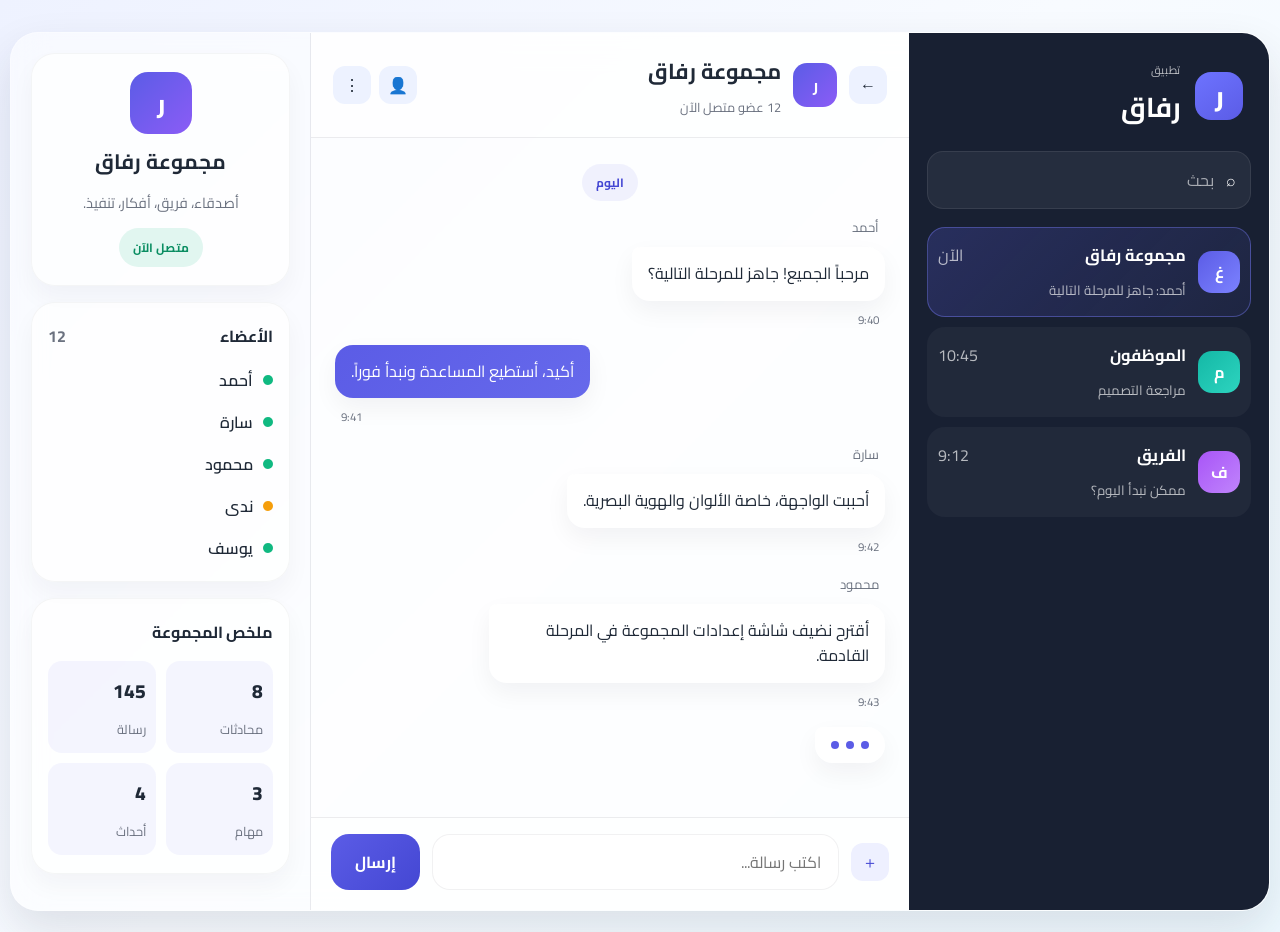
<file: index.html>
<!DOCTYPE html>
<html lang="ar" dir="rtl">
  <head>
    <meta charset="UTF-8" />
    <meta name="viewport" content="width=device-width, initial-scale=1.0" />
    <title>رفاق | دردشة جماعية</title>
    <link rel="preconnect" href="https://fonts.googleapis.com" />
    <link rel="preconnect" href="https://fonts.gstatic.com" crossorigin />
    <link href="https://fonts.googleapis.com/css2?family=Cairo:wght@400;500;600;700;800&display=swap" rel="stylesheet" />
    <link rel="stylesheet" href="style.css" />
  </head>
  <body>
    <div class="app-shell">
      <aside class="sidebar">
        <div class="brand-row">
          <div class="brand-badge">ر</div>
          <div>
            <p class="eyebrow">تطبيق</p>
            <h1>رفاق</h1>
          </div>
        </div>

        <div class="search-box">
          <span>⌕</span>
          <input type="text" placeholder="بحث" aria-label="بحث" />
        </div>

        <div class="chat-list">
          <div class="chat-item active">
            <div class="avatar avatar-blue">غ</div>
            <div class="chat-meta">
              <div class="chat-meta-row">
                <strong>مجموعة رفاق</strong>
                <span>الآن</span>
              </div>
              <small>أحمد: جاهز للمرحلة التالية</small>
            </div>
          </div>

          <div class="chat-item">
            <div class="avatar avatar-green">م</div>
            <div class="chat-meta">
              <div class="chat-meta-row">
                <strong>الموظفون</strong>
                <span>10:45</span>
              </div>
              <small>مراجعة التصميم</small>
            </div>
          </div>

          <div class="chat-item">
            <div class="avatar avatar-purple">ف</div>
            <div class="chat-meta">
              <div class="chat-meta-row">
                <strong>الفريق</strong>
                <span>9:12</span>
              </div>
              <small>ممكن نبدأ اليوم؟</small>
            </div>
          </div>
        </div>
      </aside>

      <main class="chat-panel">
        <header class="chat-header">
          <div class="header-main">
            <button class="icon-btn" aria-label="عودة">←</button>
            <div class="group-cover">ر</div>
            <div>
              <h2>مجموعة رفاق</h2>
              <p>12 عضو متصل الآن</p>
            </div>
          </div>

          <div class="header-actions">
            <a href="profile.html" class="icon-btn profile-link" aria-label="ملف شخصي">👤</a>
            <button class="icon-btn" aria-label="مزيد">⋮</button>
          </div>
        </header>

        <section class="message-area" id="messageArea" aria-live="polite">
          <div class="date-pill">اليوم</div>

          <article class="message received">
            <div class="message-header"><span class="sender">أحمد</span></div>
            <div class="bubble">مرحباً الجميع! جاهز للمرحلة التالية؟</div>
            <time>9:40</time>
          </article>

          <article class="message sent">
            <div class="bubble">أكيد، أستطيع المساعدة ونبدأ فوراً.</div>
            <time>9:41</time>
          </article>

          <article class="message received">
            <div class="message-header"><span class="sender">سارة</span></div>
            <div class="bubble">أحببت الواجهة، خاصة الألوان والهوية البصرية.</div>
            <time>9:42</time>
          </article>

          <article class="message received">
            <div class="message-header"><span class="sender">محمود</span></div>
            <div class="bubble">أقترح نضيف شاشة إعدادات المجموعة في المرحلة القادمة.</div>
            <time>9:43</time>
          </article>

          <article class="message typing-row" id="typingRow">
            <div class="typing-indicator" aria-label="يكتب الآن">
              <span></span><span></span><span></span>
            </div>
          </article>
        </section>

        <form class="composer" id="composer">
          <button type="button" class="action-btn" aria-label="إرفاق">＋</button>
          <input id="messageInput" type="text" placeholder="اكتب رسالة..." aria-label="رسالة" />
          <button type="submit" class="send-btn" aria-label="إرسال">إرسال</button>
        </form>
      </main>

      <aside class="info-panel">
        <div class="panel-card profile-box">
          <div class="profile-avatar">ر</div>
          <h3>مجموعة رفاق</h3>
          <p>أصدقاء، فريق، أفكار، تنفيذ.</p>
          <div class="status-pill online">متصل الآن</div>
        </div>

        <div class="panel-card">
          <div class="panel-header">
            <h4>الأعضاء</h4>
            <span>12</span>
          </div>
          <ul class="member-list">
            <li><span class="member-dot online"></span> أحمد</li>
            <li><span class="member-dot online"></span> سارة</li>
            <li><span class="member-dot online"></span> محمود</li>
            <li><span class="member-dot away"></span> ندى</li>
            <li><span class="member-dot online"></span> يوسف</li>
          </ul>
        </div>

        <div class="panel-card">
          <div class="panel-header">
            <h4>ملخص المجموعة</h4>
          </div>
          <div class="meta-grid">
            <div><strong>8</strong><span>محادثات</span></div>
            <div><strong>145</strong><span>رسالة</span></div>
            <div><strong>3</strong><span>مهام</span></div>
            <div><strong>4</strong><span>أحداث</span></div>
          </div>
        </div>
      </aside>
    </div>

    <script src="app.js"></script>
  </body>
</html>
</file>
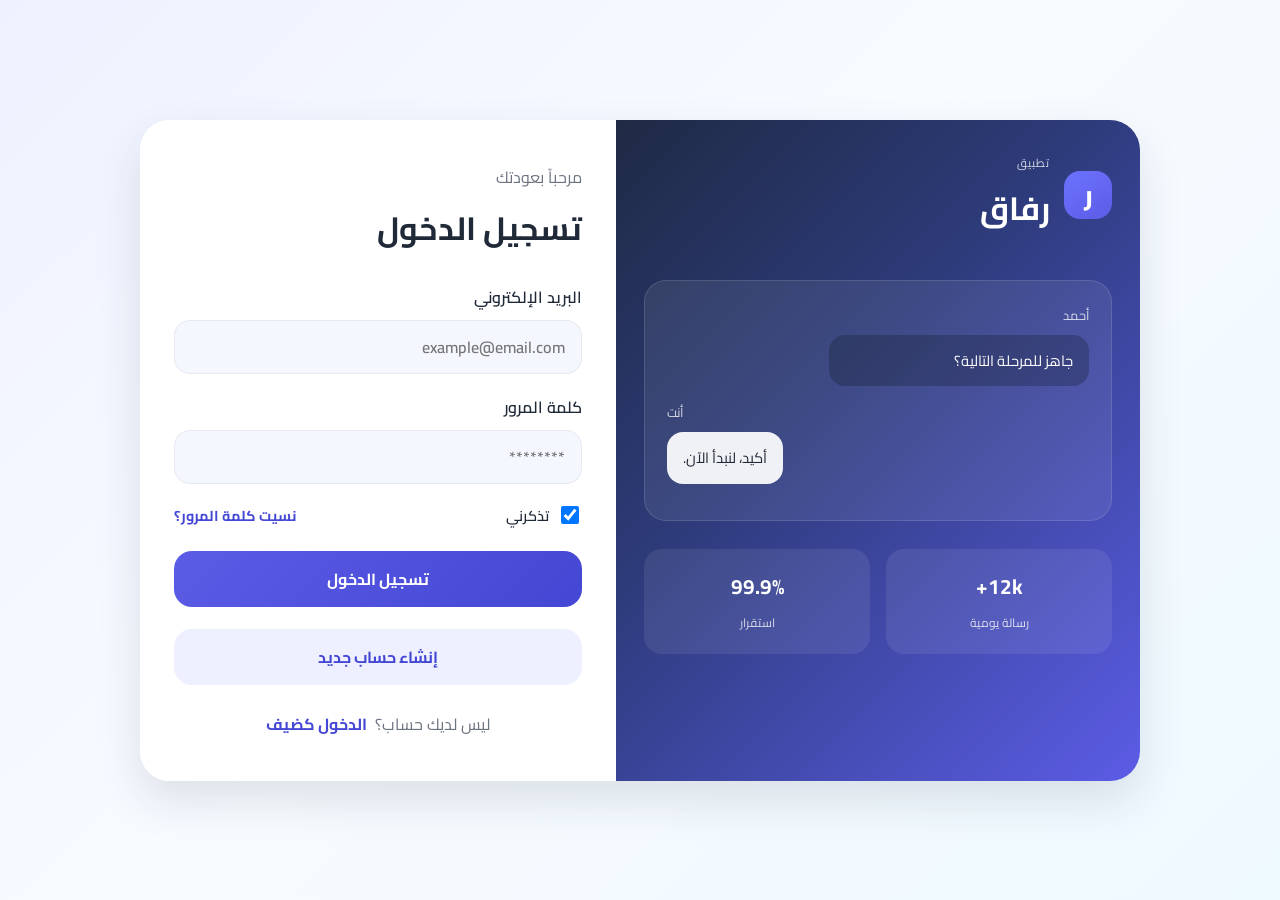
<file: login.html>
<!DOCTYPE html>
<html lang="ar" dir="rtl">
  <head>
    <meta charset="UTF-8" />
    <meta name="viewport" content="width=device-width, initial-scale=1.0" />
    <title>رفاق | تسجيل الدخول</title>
    <link rel="preconnect" href="https://fonts.googleapis.com" />
    <link rel="preconnect" href="https://fonts.gstatic.com" crossorigin />
    <link href="https://fonts.googleapis.com/css2?family=Cairo:wght@400;500;600;700;800&display=swap" rel="stylesheet" />
    <link rel="stylesheet" href="style.css" />
  </head>
  <body class="auth-body">
    <div class="auth-shell">
      <div class="auth-visual">
        <div class="auth-brand">
          <div class="brand-badge">ر</div>
          <div>
            <p>تطبيق</p>
            <h1>رفاق</h1>
          </div>
        </div>

        <div class="visual-card">
          <div class="mini-chat">
            <span>أحمد</span>
            <div class="bubble dark">جاهز للمرحلة التالية؟</div>
          </div>
          <div class="mini-chat right">
            <span>أنت</span>
            <div class="bubble light">أكيد، لنبدأ الآن.</div>
          </div>
        </div>

        <div class="stats-row">
          <div>
            <strong>12k+</strong>
            <span>رسالة يومية</span>
          </div>
          <div>
            <strong>99.9%</strong>
            <span>استقرار</span>
          </div>
        </div>
      </div>

      <div class="auth-panel">
        <div class="auth-header">
          <p>مرحباً بعودتك</p>
          <h2>تسجيل الدخول</h2>
        </div>

        <form class="auth-form" id="loginForm">
          <label>
            <span>البريد الإلكتروني</span>
            <input type="email" placeholder="example@email.com" />
          </label>

          <label>
            <span>كلمة المرور</span>
            <input type="password" placeholder="********" />
          </label>

          <div class="form-row">
            <label class="check-row">
              <input type="checkbox" checked />
              <span>تذكرني</span>
            </label>
            <a href="#">نسيت كلمة المرور؟</a>
          </div>

          <button type="submit" class="primary-btn">تسجيل الدخول</button>
          <button type="button" class="secondary-btn">إنشاء حساب جديد</button>
        </form>

        <div class="auth-footer">
          <span>ليس لديك حساب؟</span>
          <a href="index.html">الدخول كضيف</a>
        </div>
      </div>
    </div>

    <script src="app.js"></script>
  </body>
</html>
</file>
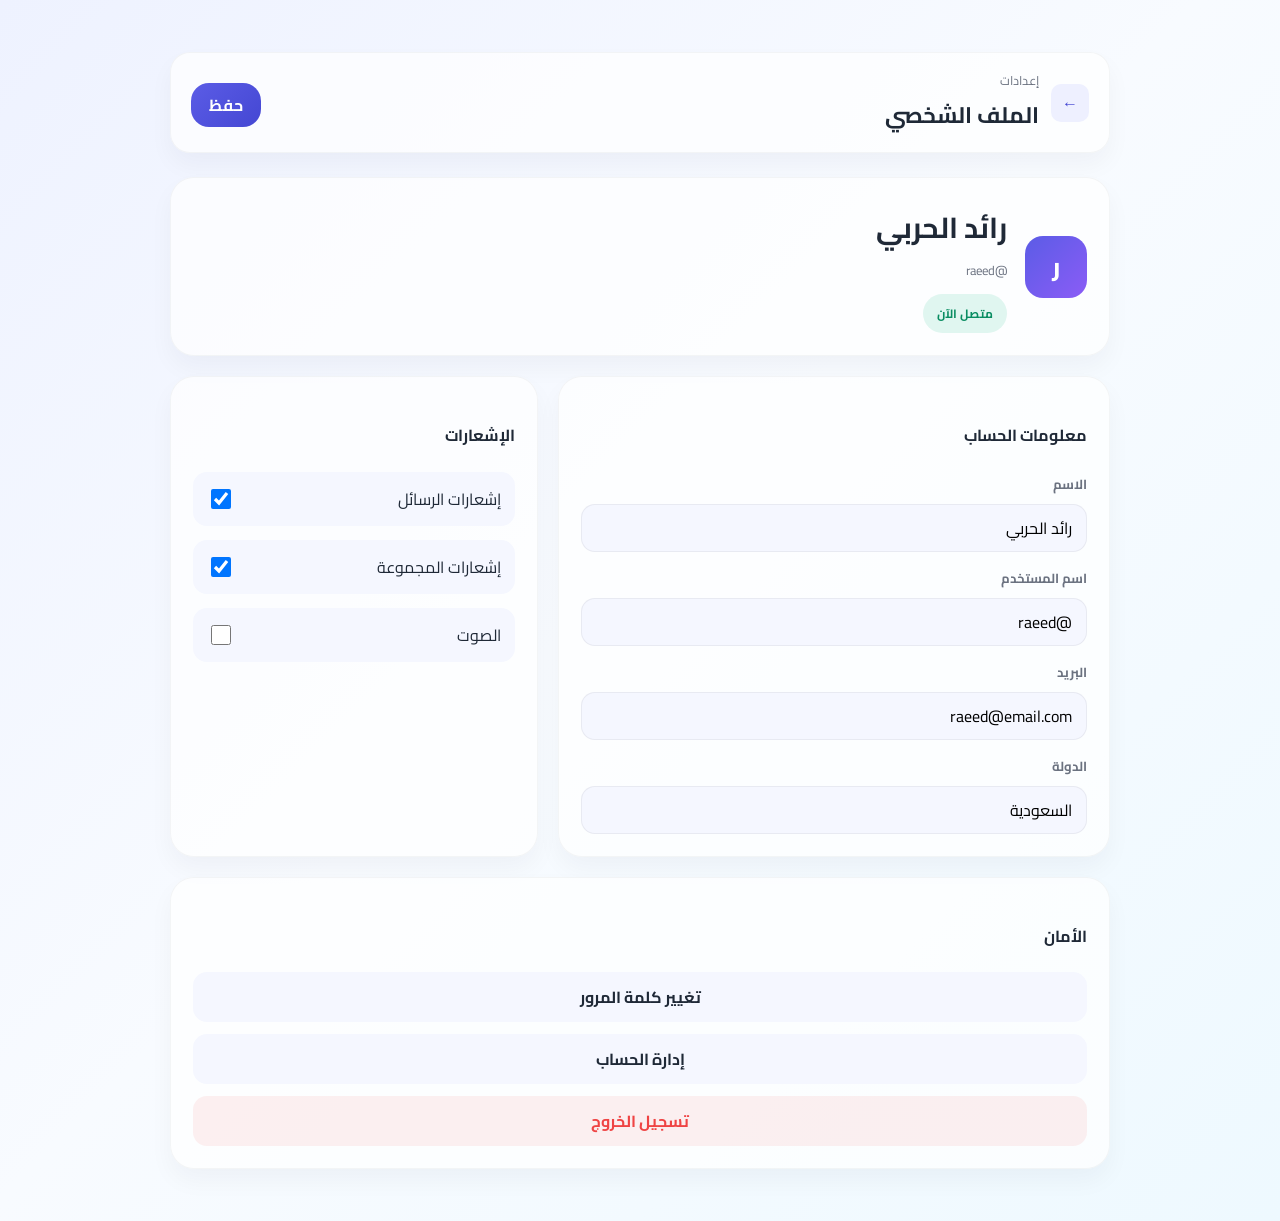
<file: profile.html>
<!DOCTYPE html>
<html lang="ar" dir="rtl">
  <head>
    <meta charset="UTF-8" />
    <meta name="viewport" content="width=device-width, initial-scale=1.0" />
    <title>رفاق | ملفك الشخصي</title>
    <link rel="preconnect" href="https://fonts.googleapis.com" />
    <link rel="preconnect" href="https://fonts.gstatic.com" crossorigin />
    <link href="https://fonts.googleapis.com/css2?family=Cairo:wght@400;500;600;700;800&display=swap" rel="stylesheet" />
    <link rel="stylesheet" href="style.css" />
  </head>
  <body class="profile-body">
    <div class="profile-shell">
      <header class="profile-header">
        <div class="header-main">
          <a href="index.html" class="back-link">←</a>
          <div>
            <p>إعدادات</p>
            <h2>الملف الشخصي</h2>
          </div>
        </div>
        <button class="primary-btn small">حفظ</button>
      </header>

      <main class="profile-main">
        <section class="profile-card top-card">
          <div class="avatar-large">ر</div>
          <div class="profile-meta">
            <h3>رائد الحربي</h3>
            <p>@raeed</p>
            <span class="status-pill online">متصل الآن</span>
          </div>
        </section>

        <section class="profile-grid">
          <div class="profile-card">
            <h4>معلومات الحساب</h4>
            <div class="info-list">
              <div><label>الاسم</label><input value="رائد الحربي" /></div>
              <div><label>اسم المستخدم</label><input value="@raeed" /></div>
              <div><label>البريد</label><input value="raeed@email.com" /></div>
              <div><label>الدولة</label><input value="السعودية" /></div>
            </div>
          </div>

          <div class="profile-card">
            <h4>الإشعارات</h4>
            <div class="toggle-list">
              <div class="toggle-item"><span>إشعارات الرسائل</span><input type="checkbox" checked /></div>
              <div class="toggle-item"><span>إشعارات المجموعة</span><input type="checkbox" checked /></div>
              <div class="toggle-item"><span>الصوت</span><input type="checkbox" /></div>
            </div>
          </div>
        </section>

        <section class="profile-card settings-box">
          <h4>الأمان</h4>
          <div class="settings-list">
            <button>تغيير كلمة المرور</button>
            <button>إدارة الحساب</button>
            <button class="danger">تسجيل الخروج</button>
          </div>
        </section>
      </main>
    </div>

    <script src="app.js"></script>
  </body>
</html>
</file>
<file: style.css>
* {
  box-sizing: border-box;
}

:root {
  --bg: #f5f7ff;
  --panel: rgba(255, 255, 255, 0.82);
  --primary: #5b5ce6;
  --primary-strong: #4447d3;
  --primary-soft: #eef0ff;
  --secondary: #2ec4b6;
  --surface: #ffffff;
  --surface-alt: #edf2ff;
  --text: #1f2937;
  --muted: #6b7280;
  --line: rgba(17, 24, 39, 0.08);
  --shadow: 0 20px 45px rgba(31, 41, 55, 0.12);
  --danger: #ef4444;
}

html, body {
  margin: 0;
  min-height: 100%;
  font-family: "Cairo", sans-serif;
  background: linear-gradient(135deg, #eef2ff 0%, #f8fbff 48%, #eef9ff 100%);
  color: var(--text);
}

body {
  min-height: 100vh;
}

button, input, a {
  font: inherit;
}

button, input {
  border: none;
  outline: none;
}

.app-shell {
  width: min(1260px, 100%);
  min-height: 820px;
  display: grid;
  grid-template-columns: 360px 1fr 300px;
  background: rgba(255, 255, 255, 0.45);
  border: 1px solid rgba(255, 255, 255, 0.45);
  backdrop-filter: blur(16px);
  border-radius: 28px;
  box-shadow: var(--shadow);
  overflow: hidden;
  margin: 32px auto;
}

.sidebar {
  background: rgba(15, 23, 42, 0.96);
  color: white;
  padding: 20px 18px;
  display: flex;
  flex-direction: column;
}

.brand-row {
  display: flex;
  align-items: center;
  gap: 14px;
  padding: 6px 8px 18px;
}

.brand-badge {
  width: 48px;
  height: 48px;
  display: grid;
  place-items: center;
  background: linear-gradient(145deg, #6d73ff, #5b5ce6);
  border-radius: 16px;
  font-weight: 800;
  font-size: 1.6rem;
}

.eyebrow {
  margin: 0;
  font-size: 0.7rem;
  opacity: 0.7;
  letter-spacing: 0.06em;
  text-transform: uppercase;
}

.brand-row h1 {
  margin: 2px 0 0;
  font-size: 1.7rem;
}

.search-box {
  display: flex;
  align-items: center;
  gap: 10px;
  background: rgba(255, 255, 255, 0.06);
  border: 1px solid rgba(255, 255, 255, 0.08);
  border-radius: 16px;
  padding: 12px 14px;
  margin-bottom: 18px;
}

.search-box input {
  width: 100%;
  background: transparent;
  border: none;
  color: white;
  outline: none;
}

.search-box input::placeholder {
  color: rgba(255, 255, 255, 0.6);
}

.chat-list {
  display: flex;
  flex-direction: column;
  gap: 10px;
}

.chat-item {
  display: flex;
  align-items: center;
  gap: 12px;
  padding: 12px 10px;
  border-radius: 18px;
  background: rgba(255, 255, 255, 0.04);
  border: 1px solid transparent;
  transition: 0.2s ease;
}

.chat-item.active {
  background: linear-gradient(135deg, rgba(91, 92, 230, 0.24), rgba(99, 102, 241, 0.08));
  border-color: rgba(123, 129, 255, 0.4);
}

.avatar {
  width: 42px;
  height: 42px;
  border-radius: 14px;
  display: grid;
  place-items: center;
  font-weight: 700;
  color: white;
}

.avatar-blue { background: linear-gradient(135deg, #5b5ce6, #7c82ff); }
.avatar-green { background: linear-gradient(135deg, #14b8a6, #2dd4bf); }
.avatar-purple { background: linear-gradient(135deg, #a855f7, #c084fc); }

.chat-meta {
  flex: 1;
  min-width: 0;
}

.chat-meta-row {
  display: flex;
  align-items: center;
  justify-content: space-between;
  gap: 8px;
  margin-bottom: 4px;
}

.chat-meta-row strong {
  font-size: 1.02rem;
}

.chat-meta-row span,
.chat-meta small {
  color: rgba(255, 255, 255, 0.68);
}

.chat-panel {
  display: flex;
  flex-direction: column;
  min-width: 0;
  background: rgba(255, 255, 255, 0.58);
}

.chat-header {
  display: flex;
  align-items: center;
  justify-content: space-between;
  padding: 18px 22px;
  border-bottom: 1px solid var(--line);
  background: rgba(255, 255, 255, 0.5);
}

.header-main {
  display: flex;
  align-items: center;
  gap: 14px;
}

.group-cover {
  width: 44px;
  height: 44px;
  border-radius: 14px;
  display: grid;
  place-items: center;
  background: linear-gradient(135deg, #5b5ce6, #8b5cf6);
  color: white;
  font-weight: 700;
}

.chat-header h2 {
  margin: 0;
  font-size: 1.35rem;
}

.chat-header p,
.profile-meta p {
  margin: 4px 0 0;
  color: var(--muted);
  font-size: 0.8rem;
}

.header-actions {
  display: flex;
  align-items: center;
  gap: 8px;
}

.icon-btn,
.action-btn,
.profile-link {
  width: 38px;
  height: 38px;
  border: none;
  border-radius: 12px;
  background: var(--surface-alt);
  color: var(--text);
  display: grid;
  place-items: center;
  text-decoration: none;
  cursor: pointer;
  transition: transform 0.2s ease;
}

.icon-btn:hover,
.action-btn:hover,
.send-btn:hover,
.primary-btn:hover,
.secondary-btn:hover {
  transform: translateY(-1px);
}

.message-area {
  flex: 1;
  padding: 26px 24px 14px;
  overflow-y: auto;
  display: flex;
  flex-direction: column;
  gap: 14px;
}

.date-pill {
  align-self: center;
  background: rgba(91, 92, 230, 0.08);
  color: var(--primary-strong);
  border-radius: 999px;
  padding: 7px 14px;
  font-size: 0.75rem;
  font-weight: 700;
}

.message {
  max-width: 72%;
  display: flex;
  flex-direction: column;
  gap: 8px;
}

.message.received { align-self: flex-start; }
.message.sent { align-self: flex-end; }

.message-header {
  font-size: 0.82rem;
  color: var(--muted);
  padding: 0 6px;
}

.bubble {
  padding: 14px 16px;
  border-radius: 18px;
  line-height: 1.6;
  font-size: 1rem;
  box-shadow: 0 10px 25px rgba(15, 23, 42, 0.05);
}

.message.received .bubble {
  background: var(--surface);
  border-top-left-radius: 8px;
  color: var(--text);
}

.message.sent .bubble {
  background: linear-gradient(135deg, #5b5ce6, #6669eb);
  color: white;
  border-top-right-radius: 8px;
}

.message time {
  font-size: 0.72rem;
  color: var(--muted);
  padding: 0 6px;
}

.message.sent time { align-self: flex-end; }

.typing-row {
  align-self: flex-start;
  max-width: 120px;
}

.typing-indicator {
  display: flex;
  gap: 7px;
  align-items: center;
  padding: 14px 16px;
  background: rgba(255, 255, 255, 0.8);
  border-radius: 18px;
  border-top-left-radius: 8px;
  box-shadow: 0 10px 25px rgba(15, 23, 42, 0.05);
}

.typing-indicator span {
  width: 8px;
  height: 8px;
  border-radius: 50%;
  background: var(--primary);
  animation: pulse 1s infinite ease-in-out;
}

.typing-indicator span:nth-child(2) { animation-delay: 0.2s; }
.typing-indicator span:nth-child(3) { animation-delay: 0.4s; }

@keyframes pulse {
  0%, 80%, 100% { transform: translateY(0); opacity: 0.4; }
  40% { transform: translateY(-5px); opacity: 1; }
}

.composer {
  display: flex;
  align-items: center;
  gap: 12px;
  padding: 16px 20px 20px;
  border-top: 1px solid var(--line);
  background: rgba(255, 255, 255, 0.5);
}

.action-btn {
  background: var(--primary-soft);
  color: var(--primary-strong);
}

.composer input {
  flex: 1;
  min-width: 0;
  height: 56px;
  border: none;
  background: var(--surface);
  border-radius: 18px;
  padding: 0 18px;
  font-size: 1rem;
  box-shadow: inset 0 0 0 1px rgba(17, 24, 39, 0.06);
  outline: none;
}

.send-btn,
.primary-btn,
.secondary-btn {
  height: 56px;
  border: none;
  border-radius: 18px;
  padding: 0 24px;
  font-weight: 700;
  cursor: pointer;
  transition: 0.2s ease;
}

.send-btn,
.primary-btn {
  background: linear-gradient(135deg, var(--primary), var(--primary-strong));
  color: white;
}

.secondary-btn {
  background: var(--primary-soft);
  color: var(--primary-strong);
}

.info-panel {
  padding: 20px;
  background: rgba(255, 255, 255, 0.18);
  border-right: 1px solid var(--line);
}

.panel-card {
  background: rgba(255, 255, 255, 0.7);
  border: 1px solid rgba(17, 24, 39, 0.04);
  border-radius: 24px;
  padding: 18px 16px;
  margin-bottom: 16px;
  box-shadow: 0 12px 24px rgba(15, 23, 42, 0.04);
}

.profile-box {
  display: flex;
  flex-direction: column;
  align-items: center;
  text-align: center;
}

.profile-avatar,
.avatar-large {
  width: 62px;
  height: 62px;
  border-radius: 18px;
  display: grid;
  place-items: center;
  background: linear-gradient(135deg, #5b5ce6, #8b5cf6);
  color: white;
  font-weight: 800;
  font-size: 1.5rem;
}

.profile-box h3 {
  margin: 8px 0 0;
  font-size: 1.3rem;
}

.profile-box p {
  margin: 8px 0 0;
  color: var(--muted);
  font-size: 0.9rem;
}

.status-pill {
  display: inline-block;
  padding: 8px 14px;
  border-radius: 999px;
  font-size: 0.75rem;
  font-weight: 700;
  background: rgba(16, 185, 129, 0.12);
  color: #0a8d62;
  margin-top: 12px;
}

.panel-header {
  display: flex;
  align-items: center;
  justify-content: space-between;
  margin-bottom: 14px;
}

.panel-header h4 {
  margin: 0;
  font-size: 1rem;
}

.panel-header span {
  color: var(--muted);
  font-weight: 700;
}

.member-list {
  list-style: none;
  margin: 0;
  padding: 0;
  display: flex;
  flex-direction: column;
  gap: 12px;
}

.member-list li {
  display: flex;
  align-items: center;
  gap: 10px;
  font-weight: 600;
}

.member-dot {
  width: 10px;
  height: 10px;
  border-radius: 50%;
  display: inline-block;
  background: #d1d5db;
}

.member-dot.online { background: #10b981; }
.member-dot.away { background: #f59e0b; }

.meta-grid {
  display: grid;
  grid-template-columns: repeat(2, minmax(0, 1fr));
  gap: 10px;
}

.meta-grid div {
  display: flex;
  flex-direction: column;
  gap: 8px;
  background: rgba(91, 92, 230, 0.06);
  border-radius: 14px;
  padding: 12px 10px;
}

.meta-grid strong {
  font-size: 1.2rem;
  font-weight: 800;
}

.meta-grid span {
  color: var(--muted);
  font-size: 0.8rem;
}

.auth-body,
.profile-body {
  display: grid;
  place-items: center;
  padding: 32px;
}

.auth-shell {
  width: min(1000px, 100%);
  display: grid;
  grid-template-columns: 1.1fr 1fr;
  background: rgba(255, 255, 255, 0.7);
  border-radius: 30px;
  box-shadow: var(--shadow);
  overflow: hidden;
}

.auth-visual {
  padding: 32px 28px;
  background: linear-gradient(135deg, #1f2a44, #2d3b7a 40%, #5b5ce6);
  color: white;
}

.auth-brand {
  display: flex;
  align-items: center;
  gap: 14px;
  margin-bottom: 42px;
}

.auth-brand p {
  margin: 0;
  font-size: 0.72rem;
  opacity: 0.8;
  letter-spacing: 0.08em;
  text-transform: uppercase;
}

.auth-brand h1 {
  margin: 4px 0 0;
  font-size: 2rem;
}

.visual-card {
  background: rgba(255, 255, 255, 0.08);
  border: 1px solid rgba(255, 255, 255, 0.12);
  border-radius: 22px;
  padding: 22px;
}

.mini-chat {
  display: flex;
  flex-direction: column;
  gap: 8px;
  margin-bottom: 14px;
}

.mini-chat.right {
  align-items: flex-end;
}

.mini-chat span {
  color: rgba(255,255,255,0.8);
  font-size: 0.8rem;
}

.mini-chat .bubble {
  max-width: 260px;
  box-shadow: none;
  border-radius: 16px;
  font-size: 0.92rem;
}

.mini-chat .bubble.dark {
  background: rgba(17, 24, 39, 0.28);
  color: white;
}

.mini-chat .bubble.light {
  background: rgba(255,255,255,0.92);
  color: var(--text);
}

.stats-row {
  display: flex;
  gap: 16px;
  margin-top: 28px;
}

.stats-row div {
  flex: 1;
  background: rgba(255, 255, 255, 0.08);
  border-radius: 18px;
  padding: 18px 14px;
  text-align: center;
}

.stats-row strong {
  display: block;
  font-size: 1.3rem;
}

.stats-row span {
  font-size: 0.75rem;
  opacity: 0.8;
}

.auth-panel {
  background: #fff;
  padding: 42px 34px;
  display: flex;
  flex-direction: column;
  justify-content: center;
}

.auth-header p {
  margin: 0 0 6px;
  color: var(--muted);
}

.auth-header h2 {
  margin: 0 0 24px;
  font-size: 2rem;
}

.auth-form {
  display: flex;
  flex-direction: column;
  gap: 18px;
}

.auth-form label {
  display: flex;
  flex-direction: column;
  gap: 8px;
  color: var(--text);
  font-weight: 600;
}

.auth-form input {
  height: 54px;
  background: #f5f7ff;
  border: 1px solid rgba(17, 24, 39, 0.06);
  border-radius: 16px;
  padding: 0 16px;
  font-size: 1rem;
}

.form-row {
  display: flex;
  align-items: center;
  justify-content: space-between;
  gap: 12px;
  font-size: 0.9rem;
}

.check-row {
  flex-direction: row !important;
  align-items: center;
  gap: 8px !important;
}

.check-row input {
  width: 18px;
  height: 18px;
}

.form-row a,
.auth-footer a {
  color: var(--primary-strong);
  text-decoration: none;
  font-weight: 700;
}

.primary-btn,
.secondary-btn {
  width: 100%;
  margin-top: 4px;
}

.secondary-btn {
  background: var(--primary-soft);
  color: var(--primary-strong);
}

.auth-footer {
  margin-top: 24px;
  display: flex;
  justify-content: center;
  gap: 8px;
  color: var(--muted);
}

.profile-shell {
  width: min(980px, 100%);
  padding: 20px;
}

.profile-header {
  display: flex;
  align-items: center;
  justify-content: space-between;
  background: rgba(255,255,255,0.7);
  border: 1px solid rgba(17, 24, 39, 0.04);
  border-radius: 20px;
  padding: 16px 20px;
  box-shadow: 0 12px 24px rgba(15, 23, 42, 0.04);
}

.header-main {
  display: flex;
  align-items: center;
  gap: 12px;
}

.back-link {
  width: 38px;
  height: 38px;
  display: grid;
  place-items: center;
  border-radius: 10px;
  background: var(--primary-soft);
  color: var(--primary-strong);
  text-decoration: none;
  font-weight: 700;
}

.profile-header p {
  margin: 0;
  font-size: 0.78rem;
  color: var(--muted);
}

.profile-header h2 {
  margin: 2px 0 0;
  font-size: 1.4rem;
}

.primary-btn.small {
  width: auto;
  height: 44px;
  padding: 0 18px;
}

.profile-main {
  margin-top: 24px;
  display: flex;
  flex-direction: column;
  gap: 20px;
}

.profile-card {
  background: rgba(255,255,255,0.7);
  border: 1px solid rgba(17, 24, 39, 0.04);
  border-radius: 24px;
  padding: 22px;
  box-shadow: 0 12px 24px rgba(15, 23, 42, 0.04);
}

.top-card {
  display: flex;
  align-items: center;
  gap: 18px;
}

.profile-meta h3 {
  margin: 0;
  font-size: 1.8rem;
}

.profile-grid {
  display: grid;
  grid-template-columns: 1.2fr 0.8fr;
  gap: 20px;
}

.info-list {
  display: grid;
  gap: 14px;
  margin-top: 14px;
}

.info-list div {
  display: flex;
  flex-direction: column;
  gap: 8px;
}

.info-list label {
  font-size: 0.82rem;
  color: var(--muted);
  font-weight: 700;
}

.info-list input {
  height: 48px;
  border-radius: 14px;
  border: 1px solid rgba(17, 24, 39, 0.06);
  background: #f5f7ff;
  padding: 0 14px;
  font-size: 1rem;
}

.toggle-list {
  display: grid;
  gap: 14px;
  margin-top: 14px;
}

.toggle-item {
  display: flex;
  align-items: center;
  justify-content: space-between;
  gap: 12px;
  padding: 12px 14px;
  background: #f5f7ff;
  border-radius: 14px;
}

.toggle-item input {
  width: 20px;
  height: 20px;
}

.settings-list {
  display: grid;
  gap: 12px;
  margin-top: 14px;
}

.settings-list button {
  height: 50px;
  background: #f5f7ff;
  border-radius: 14px;
  font-weight: 700;
  color: var(--text);
  cursor: pointer;
}

.settings-list button.danger {
  background: rgba(239, 68, 68, 0.08);
  color: var(--danger);
}

@media (max-width: 920px) {
  .app-shell {
    grid-template-columns: 1fr;
    min-height: auto;
    margin: 16px;
  }

  .auth-shell,
  .profile-grid {
    grid-template-columns: 1fr;
  }

  .sidebar {
    padding-bottom: 8px;
  }

  .chat-panel {
    min-height: 70vh;
  }

  .info-panel {
    border-right: none;
    border-bottom: 1px solid var(--line);
  }

  .auth-body,
  .profile-body {
    padding: 18px;
  }
}
</file>
